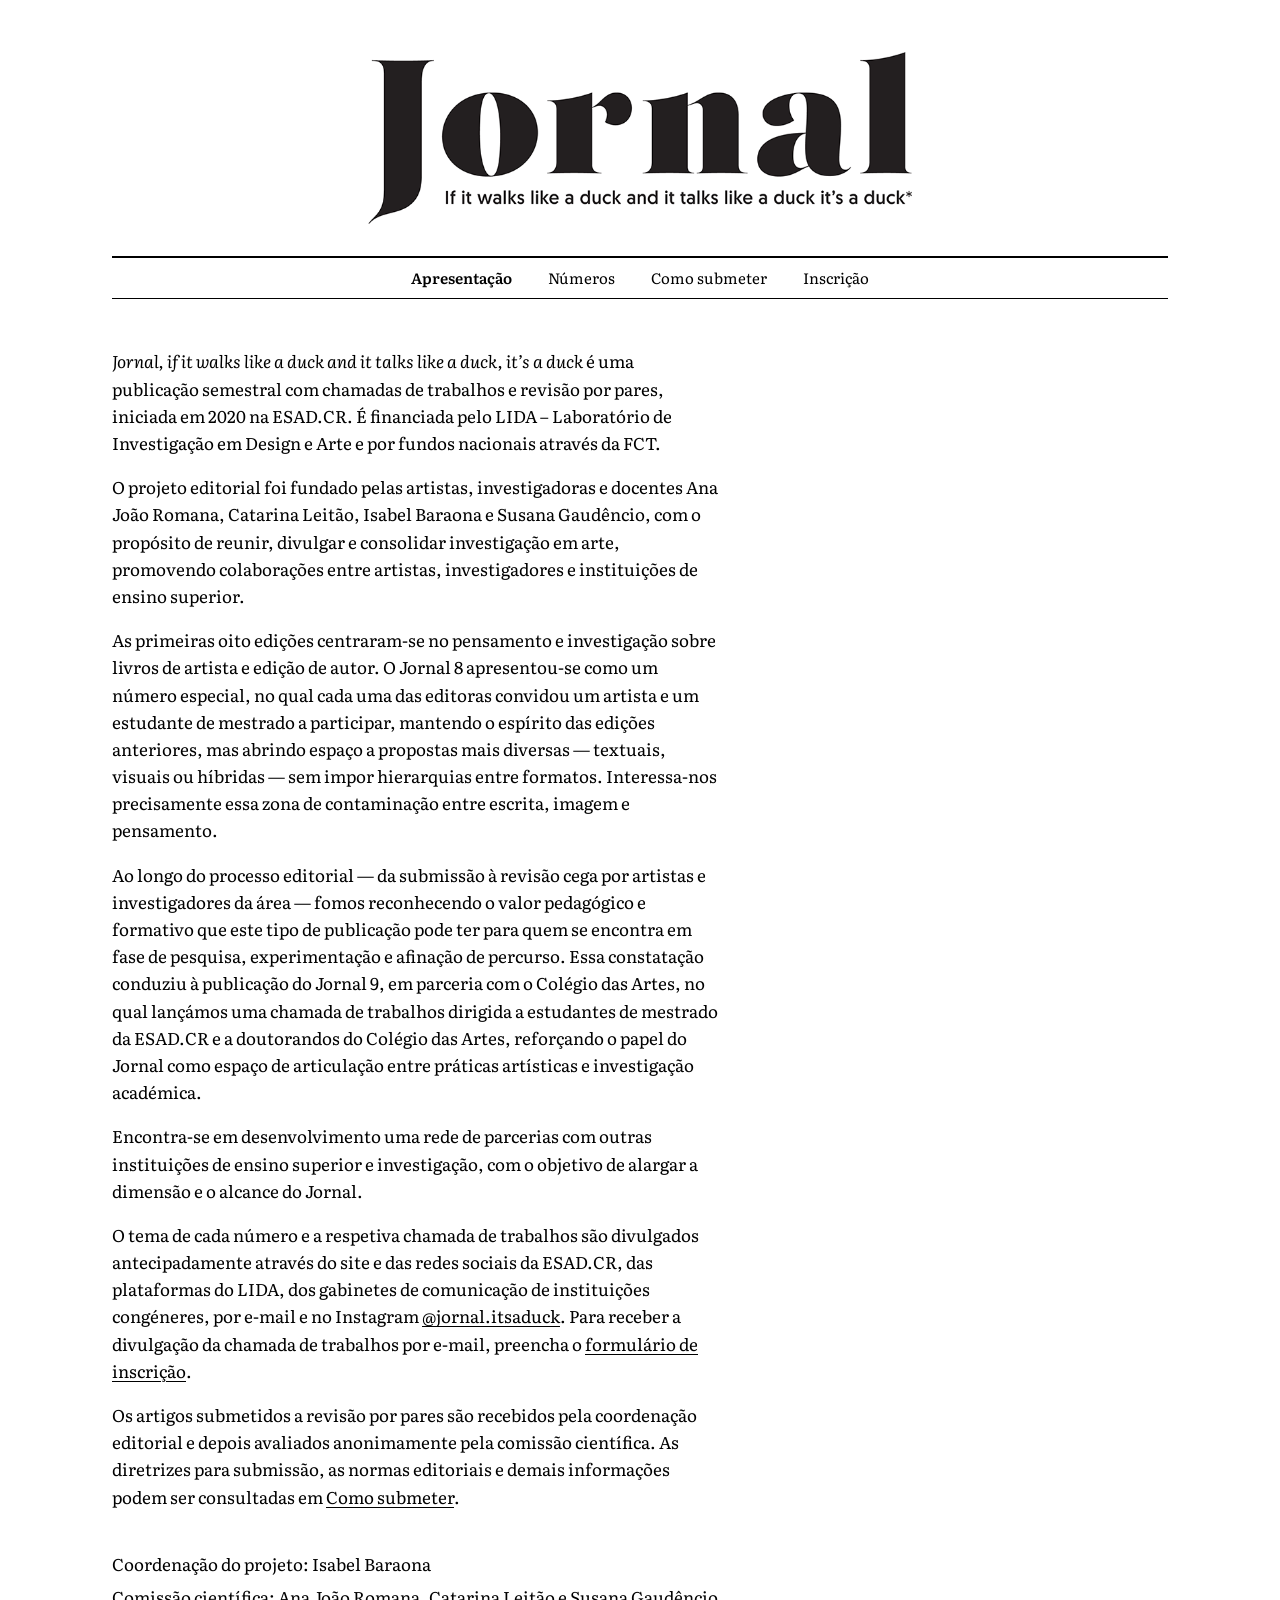
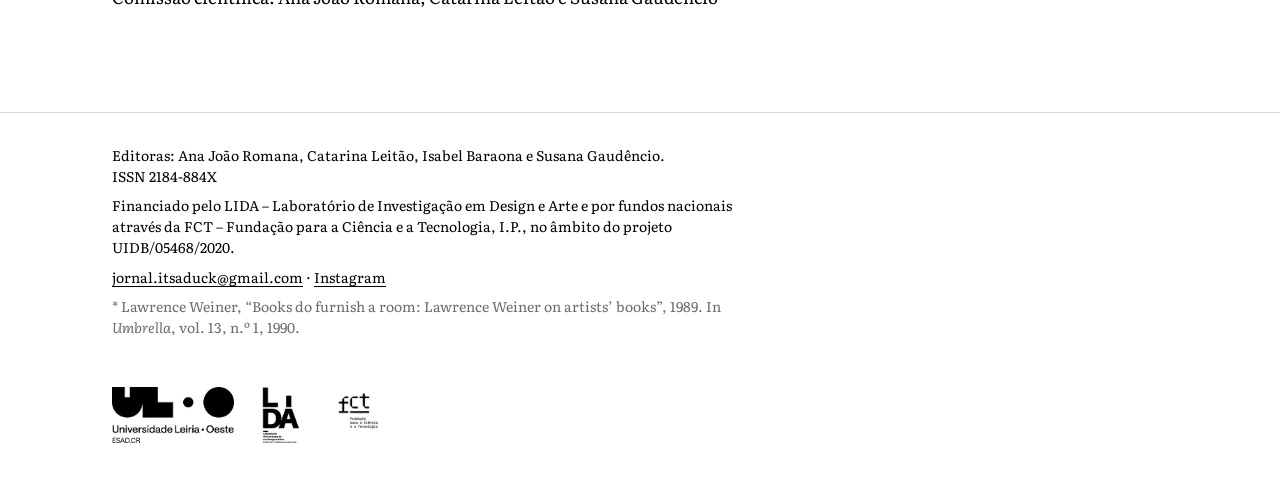
<file: index.html>
<!doctype html>
<html lang="pt-PT">
<head>
<meta charset="utf-8">
<meta name="viewport" content="width=device-width, initial-scale=1">
<title>Jornal, if it walks like a duck and it talks like a duck, it’s a duck</title>
<meta name="description" content="Publicação semestral com chamadas de trabalhos e revisão por pares, iniciada em 2020 na ESAD.CR.">
<link rel="preconnect" href="https://fonts.googleapis.com">
<link rel="preconnect" href="https://fonts.gstatic.com" crossorigin>
<link href="https://fonts.googleapis.com/css2?family=Literata:ital,opsz,wght@0,7..72,300..600;1,7..72,300..400&display=swap" rel="stylesheet">
<link rel="stylesheet" href="css/jornal.css">
</head>
<body>
<header class="topo">
  <h1 class="mastro"><a href="index.html"><img src="img/mastro.png" width="808" height="255" alt="Jornal — if it walks like a duck and it talks like a duck it’s a duck"></a></h1>
  <nav aria-label="Principal"><ul class="menu">
    <li><a href="index.html" aria-current="page">Apresentação</a></li>
    <li><a href="numeros.html">Números</a></li>
    <li><a href="como-submeter.html">Como submeter</a></li>
    <li><a href="inscricao.html">Inscrição</a></li>
  </ul></nav>
</header>
<main class="corpo">
  <p><i>Jornal, if it walks like a duck and it talks like a duck, it’s a duck</i> é uma publicação semestral com chamadas de trabalhos e revisão por pares, iniciada em 2020 na ESAD.CR. É financiada pelo LIDA – Laboratório de Investigação em Design e Arte e por fundos nacionais através da FCT.</p>
  <p>O projeto editorial foi fundado pelas artistas, investigadoras e docentes Ana João Romana, Catarina Leitão, Isabel Baraona e Susana Gaudêncio, com o propósito de reunir, divulgar e consolidar investigação em arte, promovendo colaborações entre artistas, investigadores e instituições de ensino superior.</p>
  <p>As primeiras oito edições centraram-se no pensamento e investigação sobre livros de artista e edição de autor. O Jornal 8 apresentou-se como um número especial, no qual cada uma das editoras convidou um artista e um estudante de mestrado a participar, mantendo o espírito das edições anteriores, mas abrindo espaço a propostas mais diversas — textuais, visuais ou híbridas — sem impor hierarquias entre formatos. Interessa-nos precisamente essa zona de contaminação entre escrita, imagem e pensamento.</p>
  <p>Ao longo do processo editorial — da submissão à revisão cega por artistas e investigadores da área — fomos reconhecendo o valor pedagógico e formativo que este tipo de publicação pode ter para quem se encontra em fase de pesquisa, experimentação e afinação de percurso. Essa constatação conduziu à publicação do Jornal 9, em parceria com o Colégio das Artes, no qual lançámos uma chamada de trabalhos dirigida a estudantes de mestrado da ESAD.CR e a doutorandos do Colégio das Artes, reforçando o papel do Jornal como espaço de articulação entre práticas artísticas e investigação académica.</p>
  <p>Encontra-se em desenvolvimento uma rede de parcerias com outras instituições de ensino superior e investigação, com o objetivo de alargar a dimensão e o alcance do Jornal.</p>
  <p>O tema de cada número e a respetiva chamada de trabalhos são divulgados antecipadamente através do site e das redes sociais da ESAD.CR, das plataformas do LIDA, dos gabinetes de comunicação de instituições congéneres, por e-mail e no Instagram <a href="https://www.instagram.com/jornal.itsaduck">@jornal.itsaduck</a>. Para receber a divulgação da chamada de trabalhos por e-mail, preencha o <a href="inscricao.html">formulário de inscrição</a>.</p>
  <p>Os artigos submetidos a revisão por pares são recebidos pela coordenação editorial e depois avaliados anonimamente pela comissão científica. As diretrizes para submissão, as normas editoriais e demais informações podem ser consultadas em <a href="como-submeter.html">Como submeter</a>.</p>
  <div class="creditos">
    <p>Coordenação do projeto: Isabel Baraona</p>
    <p>Comissão científica: Ana João Romana, Catarina Leitão e Susana Gaudêncio</p>
  </div>
</main>
<footer class="rodape">
  <div class="rodape-dentro">
    <div>
      <p>Editoras: Ana João Romana, Catarina Leitão, Isabel Baraona e Susana Gaudêncio.<br>
      ISSN 2184-884X</p>
      <p>Financiado pelo LIDA – Laboratório de Investigação em Design e Arte e por fundos nacionais através da FCT – Fundação para a Ciência e a Tecnologia, I.P., no âmbito do projeto UIDB/05468/2020.</p>
      <p><a href="mailto:jornal.itsaduck@gmail.com">jornal.itsaduck@gmail.com</a> · <a href="https://www.instagram.com/jornal.itsaduck">Instagram</a></p>
      <p class="nota">* Lawrence Weiner, “Books do furnish a room: Lawrence Weiner on artists’ books”, 1989. In <i>Umbrella</i>, vol. 13, n.º 1, 1990.</p>
    </div>
    <div class="logos">
      <img src="img/logos/esadcr.jpg" alt="ESAD.CR – Escola Superior de Artes e Design das Caldas da Rainha">
      <img src="img/logos/lida.jpg" alt="LIDA – Laboratório de Investigação em Design e Arte">
      <img class="fct" src="img/logos/fct.jpg" alt="FCT – Fundação para a Ciência e a Tecnologia">
    </div>
  </div>
</footer>
</body>
</html>
</file>
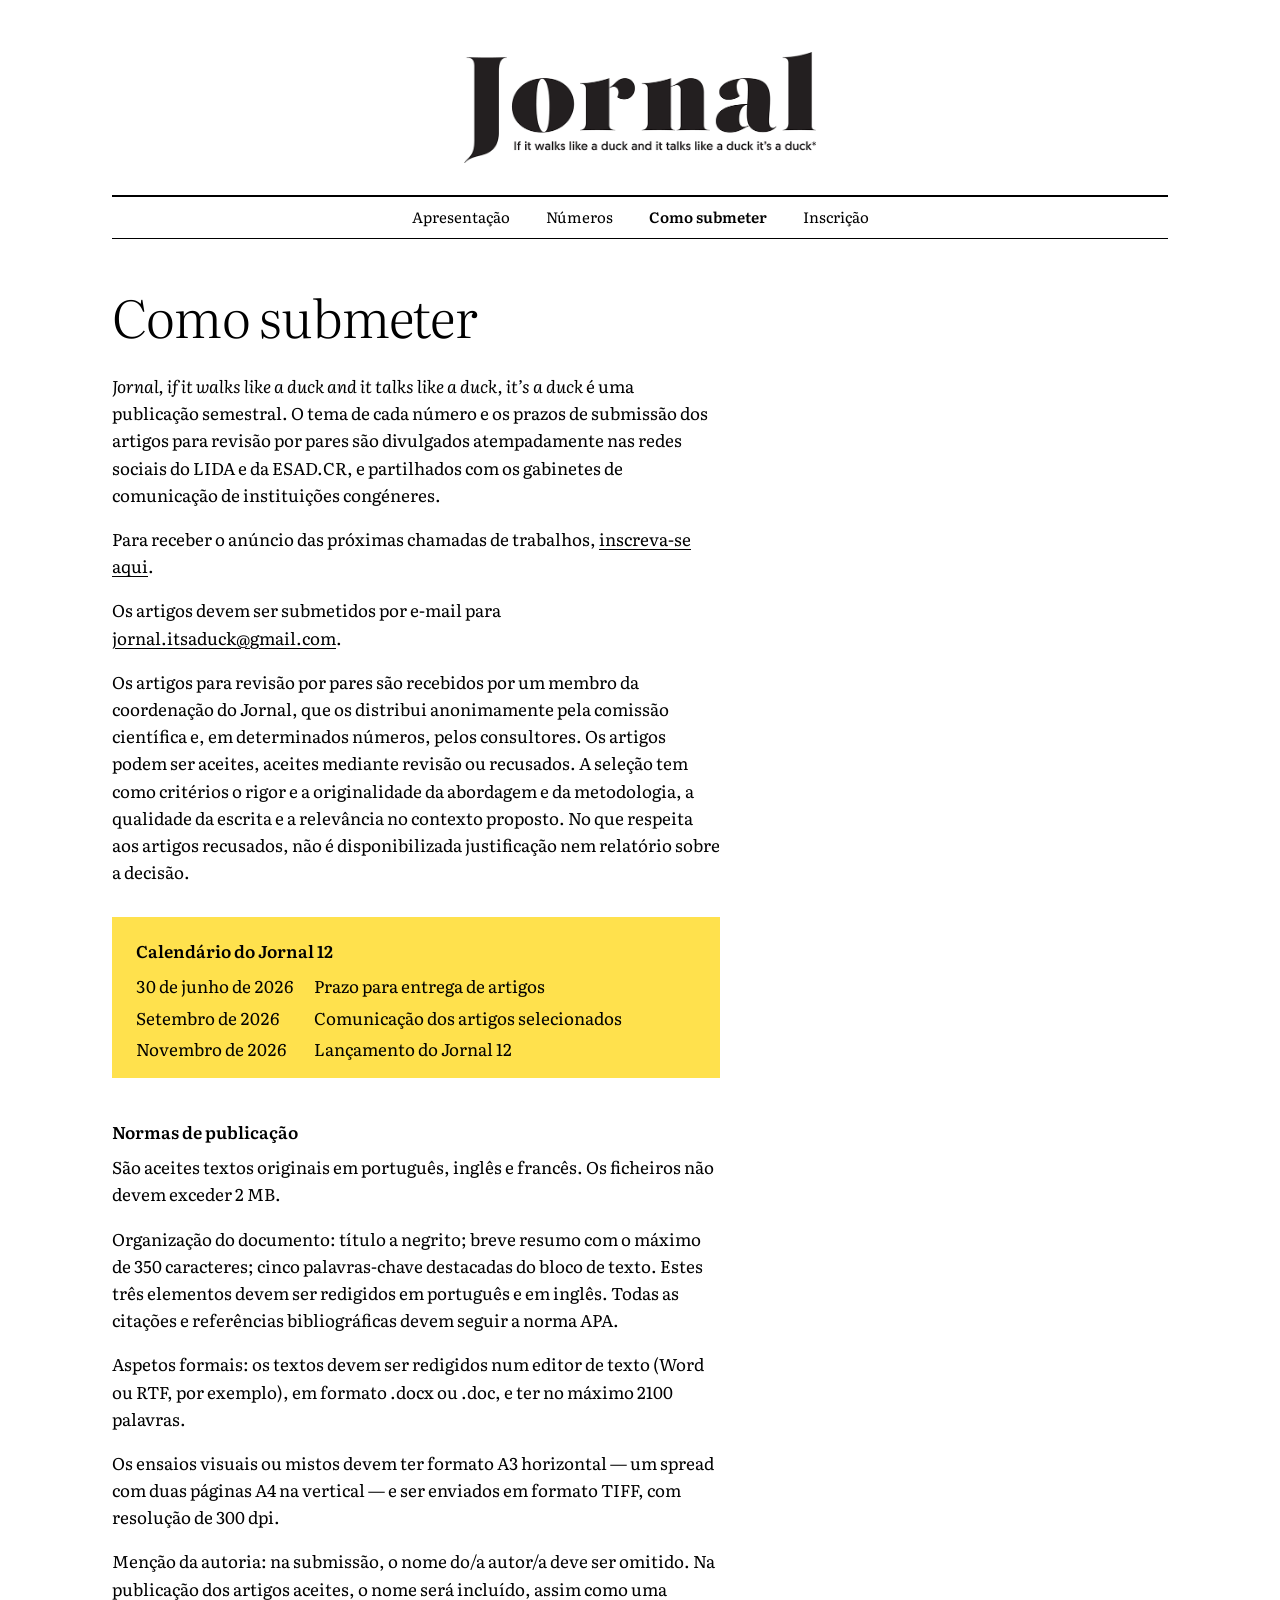
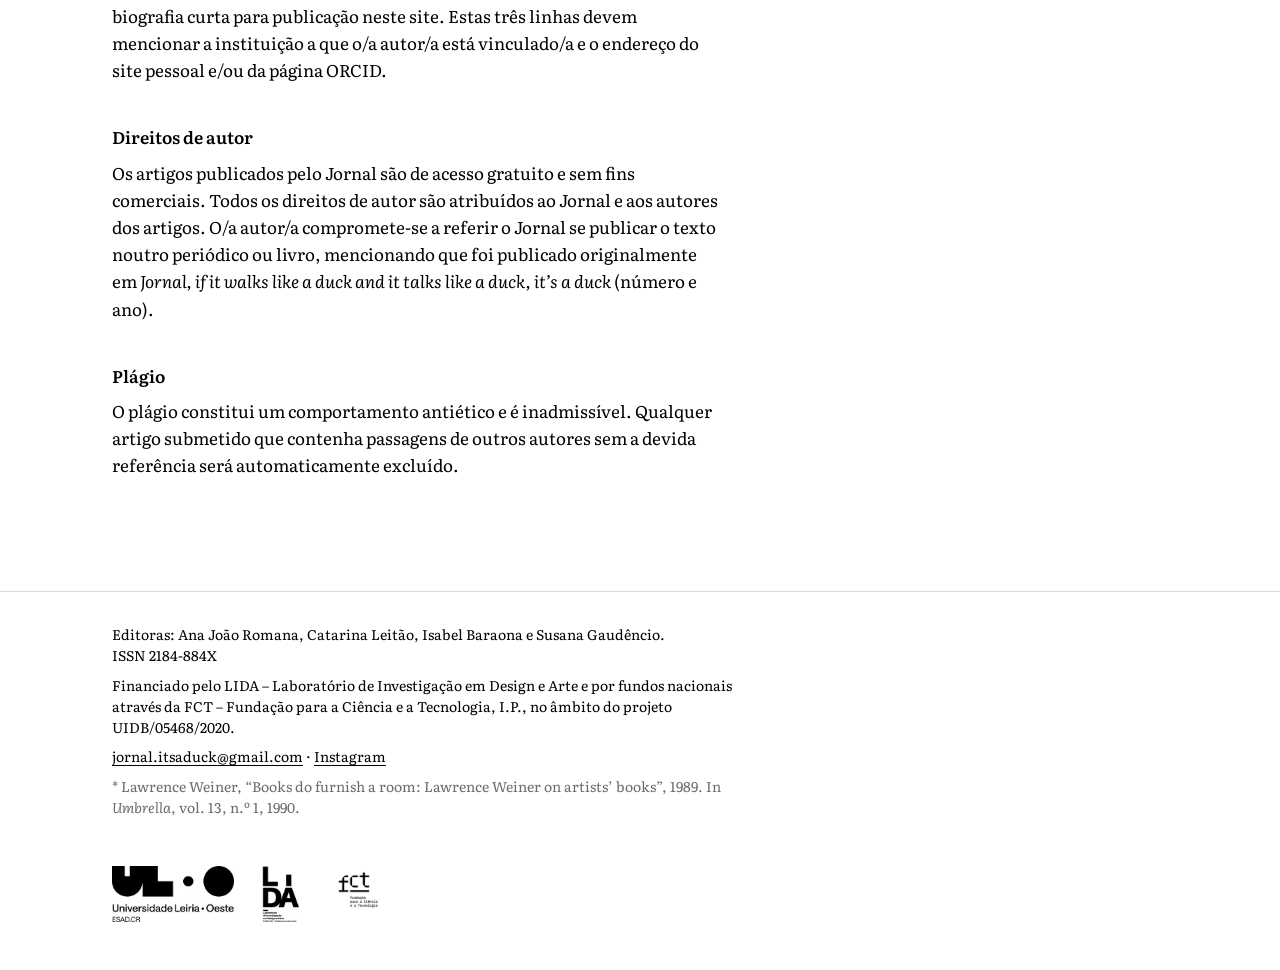
<file: 2022/12/25/como-submeter/index.html>
<!doctype html><meta charset="utf-8"><title>Página mudou de endereço</title><meta http-equiv="refresh" content="0; url=../../../../como-submeter.html"><link rel="canonical" href="../../../../como-submeter.html"><p>Esta página mudou para <a href="../../../../como-submeter.html">aqui</a>.</p>
</file>
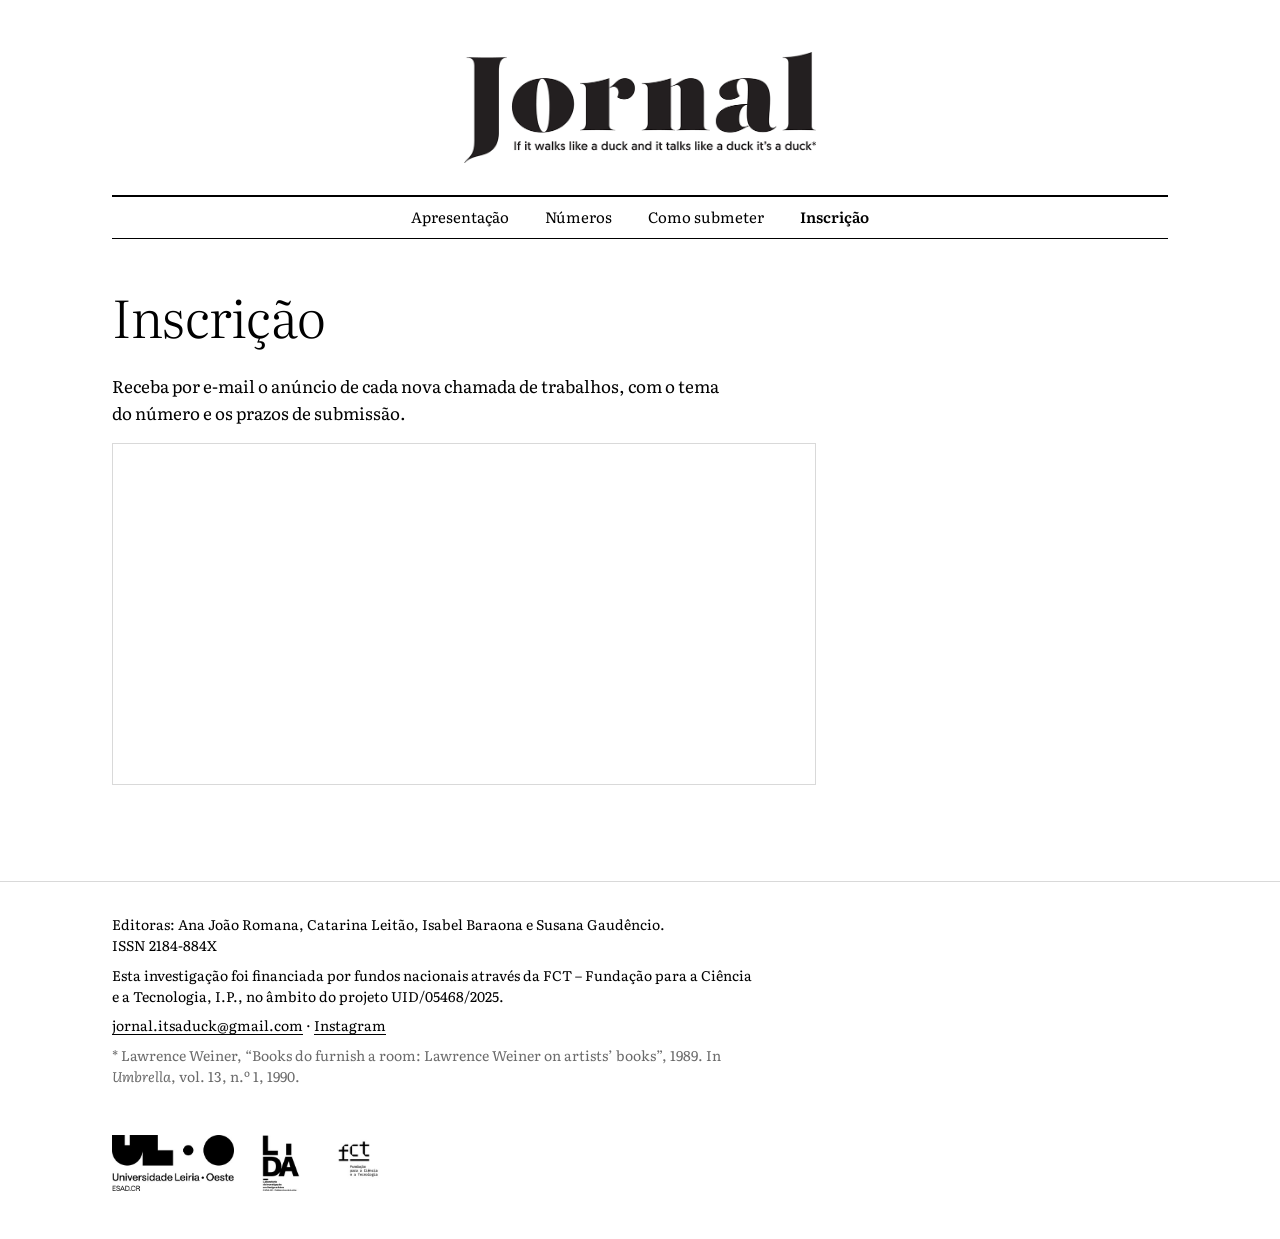
<file: 2025/05/18/receba-as-proximas-chamadas-de-trabalho/index.html>
<!doctype html><meta charset="utf-8"><title>Página mudou de endereço</title><meta http-equiv="refresh" content="0; url=../../../../inscricao.html"><link rel="canonical" href="../../../../inscricao.html"><p>Esta página mudou para <a href="../../../../inscricao.html">aqui</a>.</p>
</file>
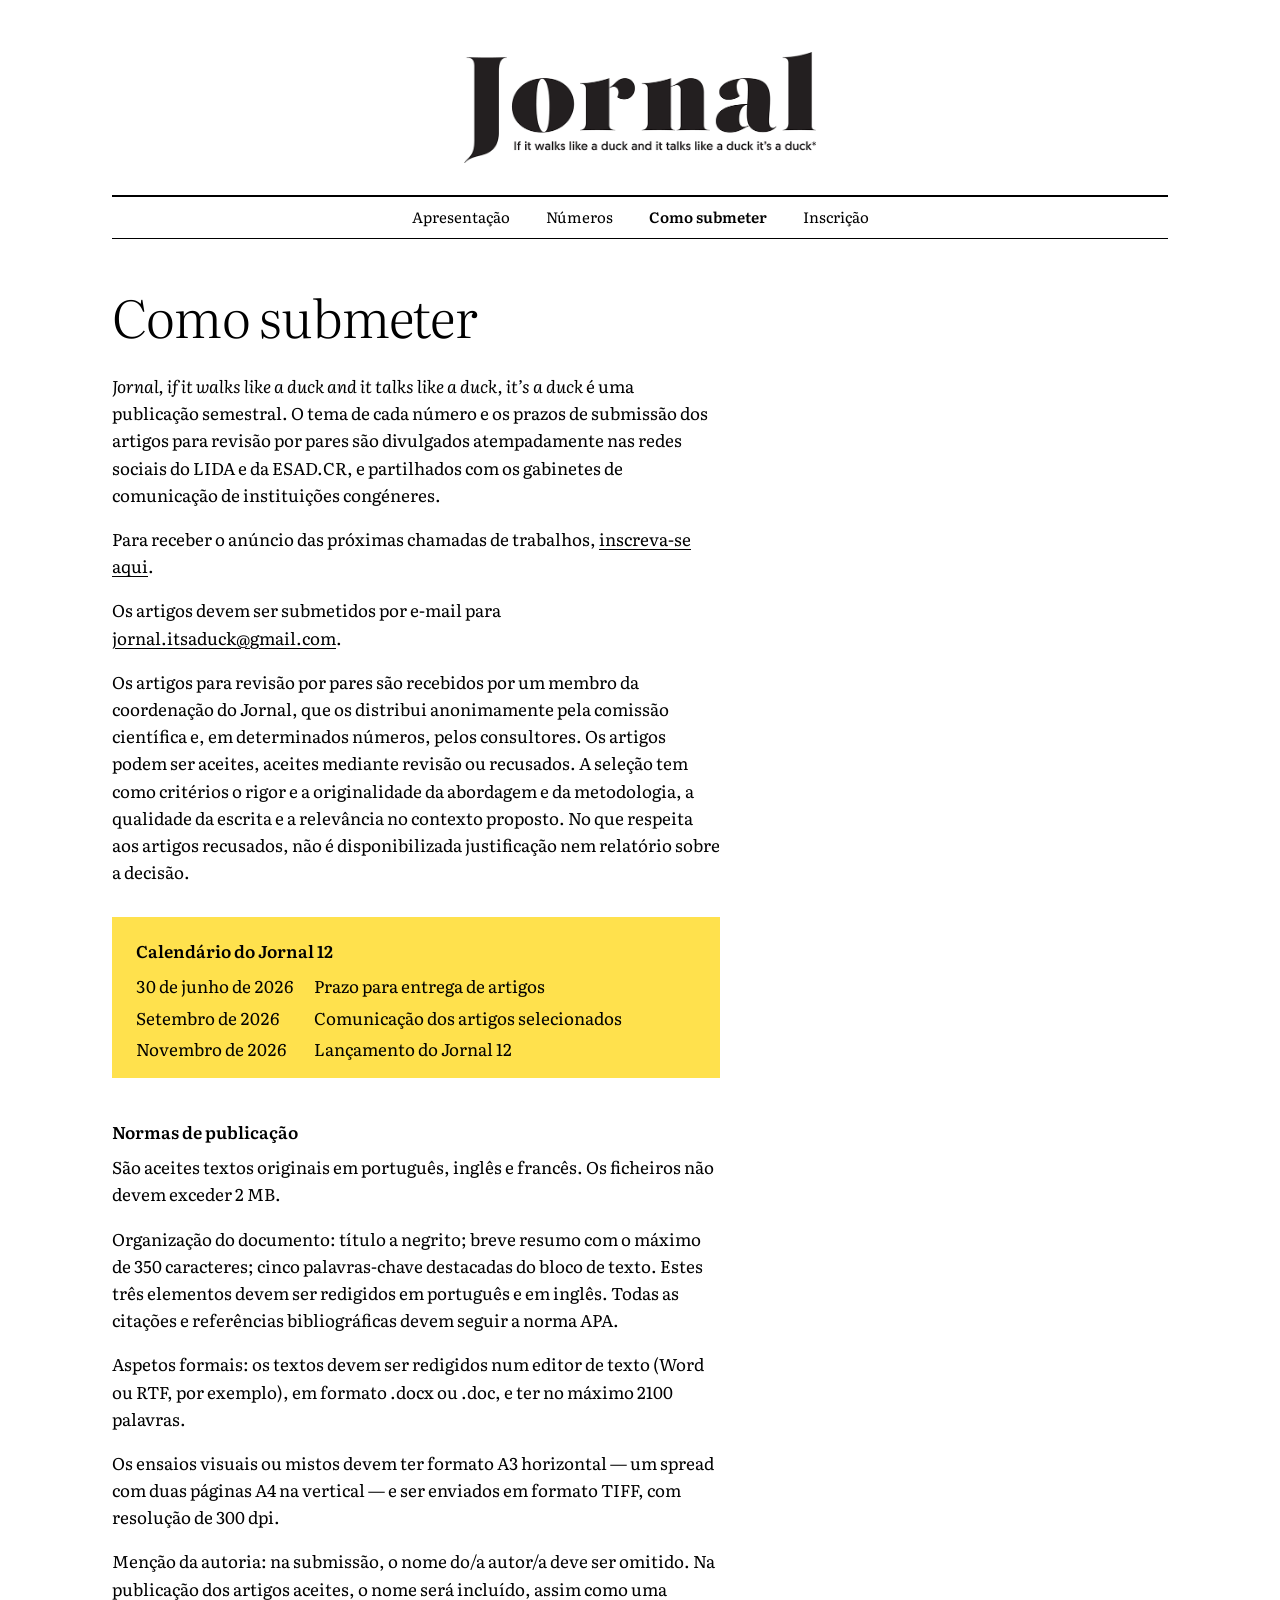
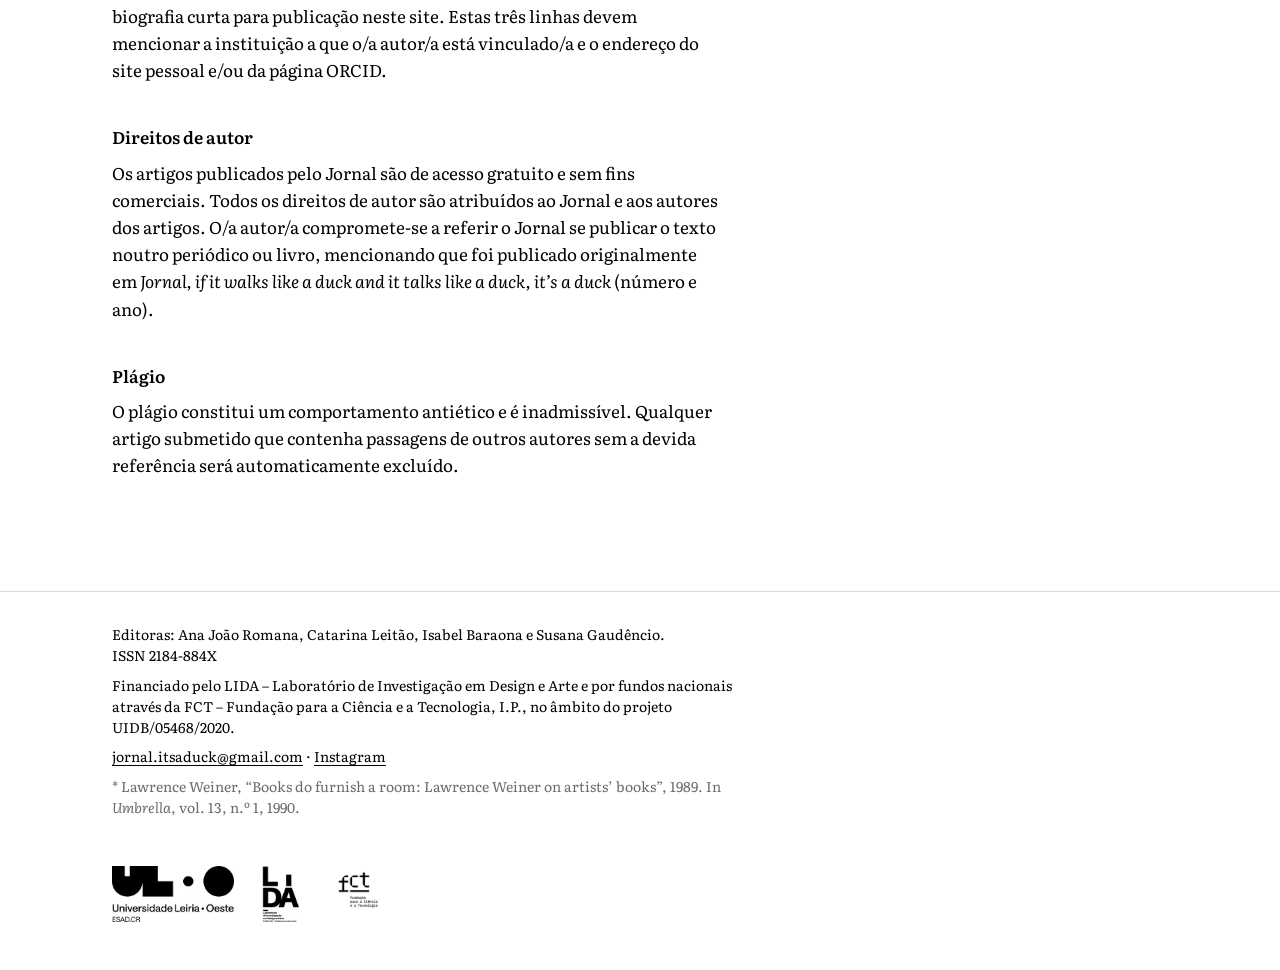
<file: como-submeter.html>
<!doctype html>
<html lang="pt-PT">
<head>
<meta charset="utf-8">
<meta name="viewport" content="width=device-width, initial-scale=1">
<title>Como submeter — Jornal, if it walks like a duck</title>
<meta name="description" content="Normas de publicação, calendário e submissão de artigos.">
<link rel="preconnect" href="https://fonts.googleapis.com">
<link rel="preconnect" href="https://fonts.gstatic.com" crossorigin>
<link href="https://fonts.googleapis.com/css2?family=Literata:ital,opsz,wght@0,7..72,300..600;1,7..72,300..400&display=swap" rel="stylesheet">
<link rel="stylesheet" href="css/jornal.css">
</head>
<body>
<header class="topo topo--interior">
  <p class="mastro"><a href="index.html"><img src="img/mastro.png" width="808" height="255" alt="Jornal — if it walks like a duck and it talks like a duck it’s a duck"></a></p>
  <nav aria-label="Principal"><ul class="menu">
    <li><a href="index.html">Apresentação</a></li>
    <li><a href="numeros.html">Números</a></li>
    <li><a href="como-submeter.html" aria-current="page">Como submeter</a></li>
    <li><a href="inscricao.html">Inscrição</a></li>
  </ul></nav>
</header>
<main class="corpo">
  <h1>Como submeter</h1>
  <p><i>Jornal, if it walks like a duck and it talks like a duck, it’s a duck</i> é uma publicação semestral. O tema de cada número e os prazos de submissão dos artigos para revisão por pares são divulgados atempadamente nas redes sociais do LIDA e da ESAD.CR, e partilhados com os gabinetes de comunicação de instituições congéneres.</p>
  <p>Para receber o anúncio das próximas chamadas de trabalhos, <a href="inscricao.html">inscreva-se aqui</a>.</p>
  <p>Os artigos devem ser submetidos por e-mail para <a href="mailto:jornal.itsaduck@gmail.com">jornal.itsaduck@gmail.com</a>.</p>
  <p>Os artigos para revisão por pares são recebidos por um membro da coordenação do Jornal, que os distribui anonimamente pela comissão científica e, em determinados números, pelos consultores. Os artigos podem ser aceites, aceites mediante revisão ou recusados. A seleção tem como critérios o rigor e a originalidade da abordagem e da metodologia, a qualidade da escrita e a relevância no contexto proposto. No que respeita aos artigos recusados, não é disponibilizada justificação nem relatório sobre a decisão.</p>

  <section class="chamada" aria-labelledby="cal">
    <h2 id="cal">Calendário do Jornal 12</h2>
    <dl>
      <dt>30 de junho de 2026</dt><dd>Prazo para entrega de artigos</dd>
      <dt>Setembro de 2026</dt><dd>Comunicação dos artigos selecionados</dd>
      <dt>Novembro de 2026</dt><dd>Lançamento do Jornal 12</dd>
    </dl>
  </section>

  <h2>Normas de publicação</h2>
  <p>São aceites textos originais em português, inglês e francês. Os ficheiros não devem exceder 2 MB.</p>
  <p>Organização do documento: título a negrito; breve resumo com o máximo de 350 caracteres; cinco palavras-chave destacadas do bloco de texto. Estes três elementos devem ser redigidos em português e em inglês. Todas as citações e referências bibliográficas devem seguir a norma APA.</p>
  <p>Aspetos formais: os textos devem ser redigidos num editor de texto (Word ou RTF, por exemplo), em formato .docx ou .doc, e ter no máximo 2100 palavras.</p>
  <p>Os ensaios visuais ou mistos devem ter formato A3 horizontal — um spread com duas páginas A4 na vertical — e ser enviados em formato TIFF, com resolução de 300 dpi.</p>
  <p>Menção da autoria: na submissão, o nome do/a autor/a deve ser omitido. Na publicação dos artigos aceites, o nome será incluído, assim como uma biografia curta para publicação neste site. Estas três linhas devem mencionar a instituição a que o/a autor/a está vinculado/a e o endereço do site pessoal e/ou da página ORCID.</p>

  <h2>Direitos de autor</h2>
  <p>Os artigos publicados pelo Jornal são de acesso gratuito e sem fins comerciais. Todos os direitos de autor são atribuídos ao Jornal e aos autores dos artigos. O/a autor/a compromete-se a referir o Jornal se publicar o texto noutro periódico ou livro, mencionando que foi publicado originalmente em <i>Jornal, if it walks like a duck and it talks like a duck, it’s a duck</i> (número e ano).</p>

  <h2>Plágio</h2>
  <p>O plágio constitui um comportamento antiético e é inadmissível. Qualquer artigo submetido que contenha passagens de outros autores sem a devida referência será automaticamente excluído.</p>
</main>
<footer class="rodape">
  <div class="rodape-dentro">
    <div>
      <p>Editoras: Ana João Romana, Catarina Leitão, Isabel Baraona e Susana Gaudêncio.<br>
      ISSN 2184-884X</p>
      <p>Financiado pelo LIDA – Laboratório de Investigação em Design e Arte e por fundos nacionais através da FCT – Fundação para a Ciência e a Tecnologia, I.P., no âmbito do projeto UIDB/05468/2020.</p>
      <p><a href="mailto:jornal.itsaduck@gmail.com">jornal.itsaduck@gmail.com</a> · <a href="https://www.instagram.com/jornal.itsaduck">Instagram</a></p>
      <p class="nota">* Lawrence Weiner, “Books do furnish a room: Lawrence Weiner on artists’ books”, 1989. In <i>Umbrella</i>, vol. 13, n.º 1, 1990.</p>
    </div>
    <div class="logos">
      <img src="img/logos/esadcr.jpg" alt="ESAD.CR – Escola Superior de Artes e Design das Caldas da Rainha">
      <img src="img/logos/lida.jpg" alt="LIDA – Laboratório de Investigação em Design e Arte">
      <img class="fct" src="img/logos/fct.jpg" alt="FCT – Fundação para a Ciência e a Tecnologia">
    </div>
  </div>
</footer>
</body>
</html>
</file>
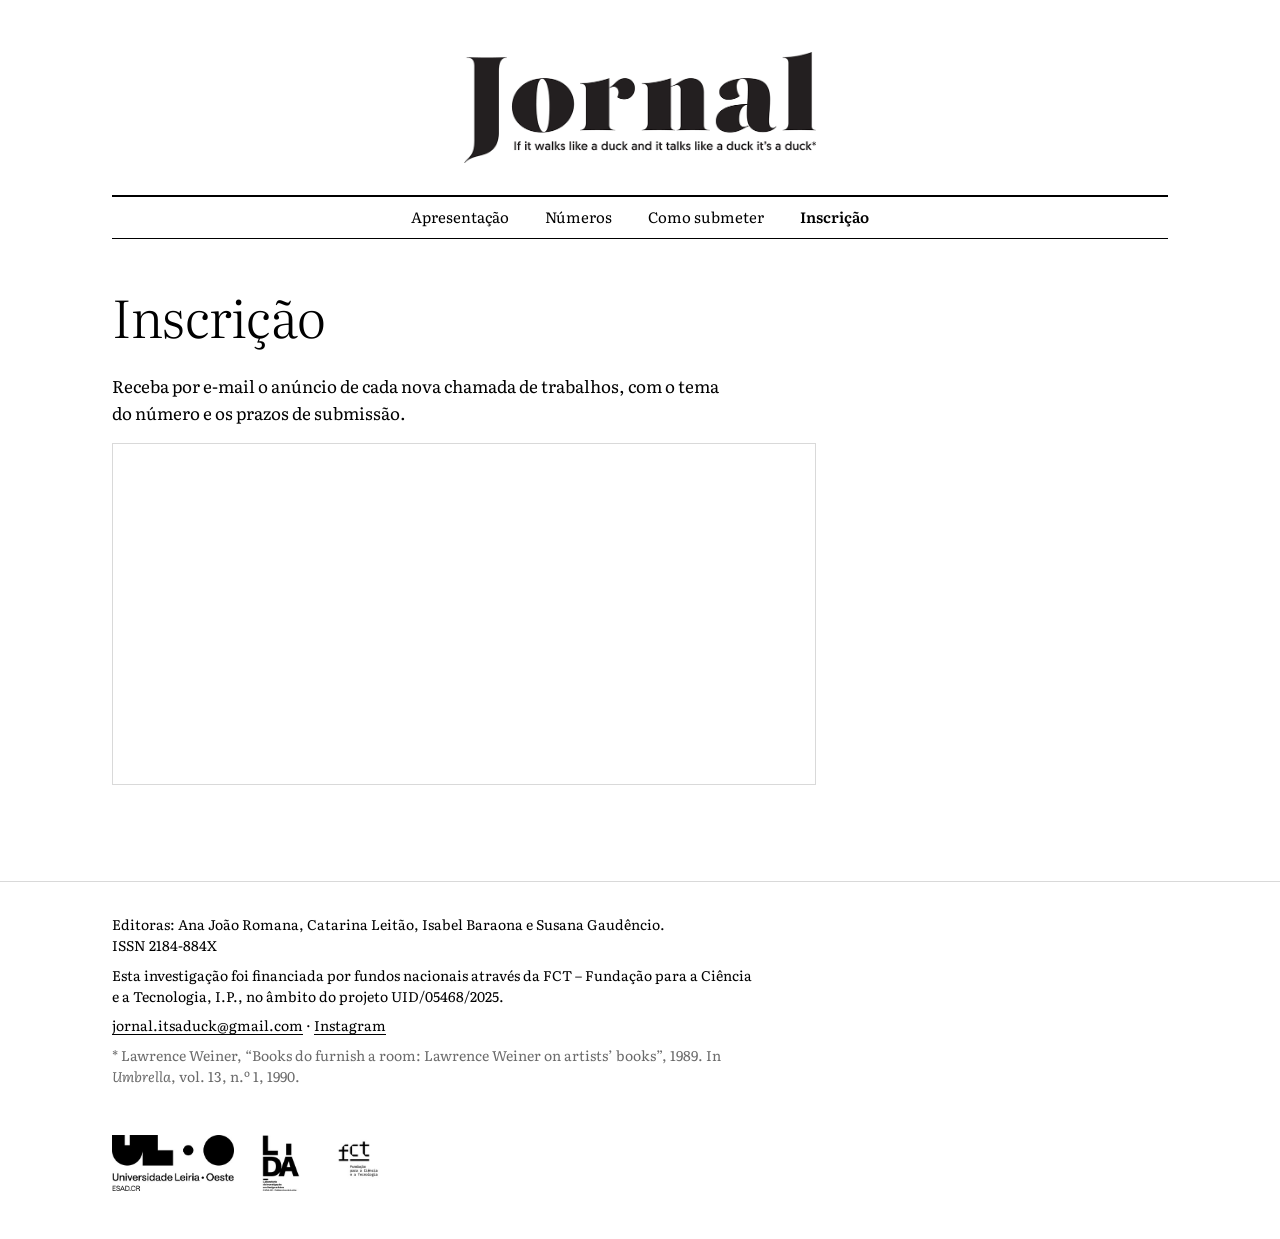
<file: inscricao.html>
<!doctype html>
<html lang="pt-PT">
<head>
<meta charset="utf-8">
<meta name="viewport" content="width=device-width, initial-scale=1">
<title>Inscrição — Jornal, if it walks like a duck</title>
<meta name="description" content="Inscreva-se para receber as próximas chamadas de trabalhos.">
<link rel="preconnect" href="https://fonts.googleapis.com">
<link rel="preconnect" href="https://fonts.gstatic.com" crossorigin>
<link href="https://fonts.googleapis.com/css2?family=Literata:ital,opsz,wght@0,7..72,300..600;1,7..72,300..400&display=swap" rel="stylesheet">
<link rel="stylesheet" href="css/jornal.css">
</head>
<body>
<header class="topo topo--interior">
  <p class="mastro"><a href="index.html"><img src="img/mastro.png" width="808" height="255" alt="Jornal — if it walks like a duck and it talks like a duck it’s a duck"></a></p>
  <nav aria-label="Principal"><ul class="menu">
    <li><a href="index.html">Apresentação</a></li>
    <li><a href="numeros.html">Números</a></li>
    <li><a href="como-submeter.html">Como submeter</a></li>
    <li><a href="inscricao.html" aria-current="page">Inscrição</a></li>
  </ul></nav>
</header>
<main class="corpo">
  <h1>Inscrição</h1>
  <p>Receba por e-mail o anúncio de cada nova chamada de trabalhos, com o tema do número e os prazos de submissão.</p>
  <div class="formulario">
    <iframe src="https://68f38518.sibforms.com/v2/serve/[base64]" title="Formulário de inscrição nas chamadas de trabalhos" loading="lazy" scrolling="auto" allowfullscreen>A carregar…</iframe>
  </div>
</main>
<footer class="rodape">
  <div class="rodape-dentro">
    <div>
      <p>Editoras: Ana João Romana, Catarina Leitão, Isabel Baraona e Susana Gaudêncio.<br>
      ISSN 2184-884X</p>
      <p>Esta investigação foi financiada por fundos nacionais através da FCT – Fundação para a Ciência e a Tecnologia, I.P., no âmbito do projeto UID/05468/2025.</p>
      <p><a href="mailto:jornal.itsaduck@gmail.com">jornal.itsaduck@gmail.com</a> · <a href="https://www.instagram.com/jornal.itsaduck">Instagram</a></p>
      <p class="nota">* Lawrence Weiner, “Books do furnish a room: Lawrence Weiner on artists’ books”, 1989. In <i>Umbrella</i>, vol. 13, n.º 1, 1990.</p>
    </div>
    <div class="logos">
      <img src="img/logos/esadcr.jpg" alt="ESAD.CR – Escola Superior de Artes e Design das Caldas da Rainha">
      <img src="img/logos/lida.jpg" alt="LIDA – Laboratório de Investigação em Design e Arte">
      <img class="fct" src="img/logos/fct.jpg" alt="FCT – Fundação para a Ciência e a Tecnologia">
    </div>
  </div>
</footer>
</body>
</html>
</file>
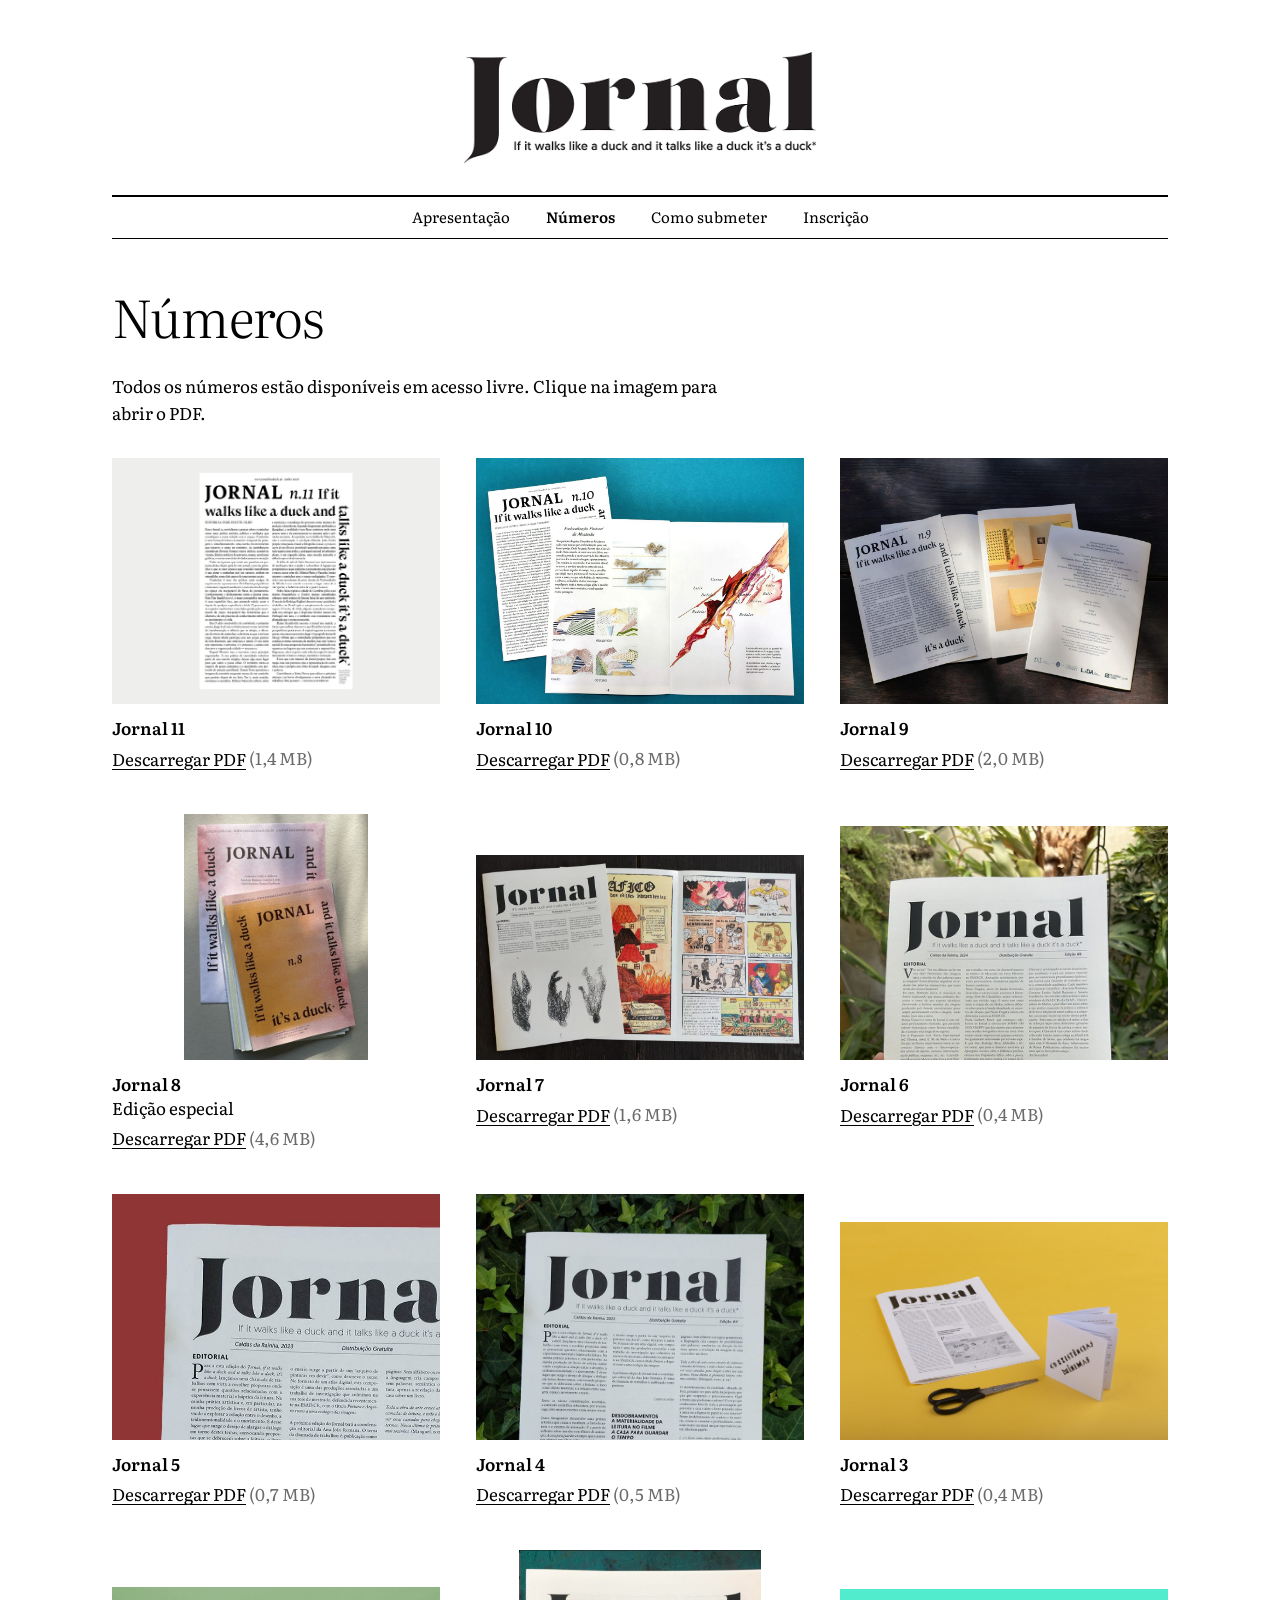
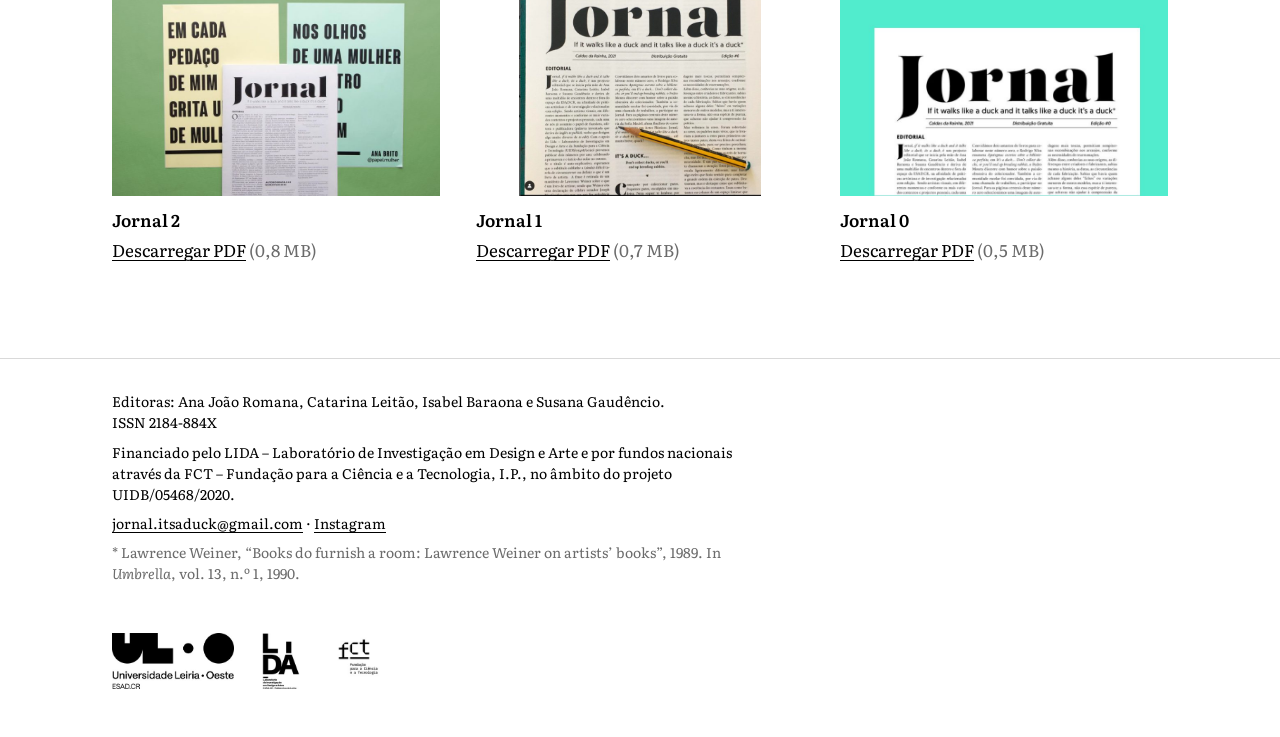
<file: numeros.html>
<!doctype html>
<html lang="pt-PT">
<head>
<meta charset="utf-8">
<meta name="viewport" content="width=device-width, initial-scale=1">
<title>Números — Jornal, if it walks like a duck</title>
<meta name="description" content="Arquivo de todos os números do Jornal, em PDF.">
<link rel="preconnect" href="https://fonts.googleapis.com">
<link rel="preconnect" href="https://fonts.gstatic.com" crossorigin>
<link href="https://fonts.googleapis.com/css2?family=Literata:ital,opsz,wght@0,7..72,300..600;1,7..72,300..400&display=swap" rel="stylesheet">
<link rel="stylesheet" href="css/jornal.css">
</head>
<body>
<header class="topo topo--interior">
  <p class="mastro"><a href="index.html"><img src="img/mastro.png" width="808" height="255" alt="Jornal — if it walks like a duck and it talks like a duck it’s a duck"></a></p>
  <nav aria-label="Principal"><ul class="menu">
    <li><a href="index.html">Apresentação</a></li>
    <li><a href="numeros.html" aria-current="page">Números</a></li>
    <li><a href="como-submeter.html">Como submeter</a></li>
    <li><a href="inscricao.html">Inscrição</a></li>
  </ul></nav>
</header>
<main class="corpo">
  <h1>Números</h1>
  <p>Todos os números estão disponíveis em acesso livre. Clique na imagem para abrir o PDF.</p>
  <ul class="numeros">
    <!-- NOVO NÚMERO: copiar este bloco para o topo da lista e trocar N, o tema e o peso.
         Fotografia em img/capas/jornal-N.jpg (1400 px de largura), PDF em pdf/jornal-N.pdf.
    <li class="numero">
      <figure>
        <a class="capa" href="pdf/jornal-N.pdf"><img src="img/capas/jornal-N.jpg" alt="Jornal N" loading="lazy" width="1400" height="1050"></a>
        <figcaption>
        <span class="titulo">Jornal N</span>
        <span class="tema">Tema</span>
        <a class="pdf" href="pdf/jornal-N.pdf" download>Descarregar PDF</a> <span class="peso">(0,0 MB)</span>
        </figcaption>
      </figure>
    </li>
    -->
    <li class="numero">
      <figure>
        <a class="capa" href="pdf/jornal-11.pdf"><img src="img/capas/jornal-11.jpg" alt="Jornal 11" loading="lazy" width="1400" height="1050"></a>
        <figcaption>
        <span class="titulo">Jornal 11</span>
        <a class="pdf" href="pdf/jornal-11.pdf" download>Descarregar PDF</a> <span class="peso">(1,4 MB)</span>
        </figcaption>
      </figure>
    </li>
    <li class="numero">
      <figure>
        <a class="capa" href="pdf/jornal-10.pdf"><img src="img/capas/jornal-10.jpg" alt="Jornal 10" loading="lazy" width="1400" height="1050"></a>
        <figcaption>
        <span class="titulo">Jornal 10</span>
        <a class="pdf" href="pdf/jornal-10.pdf" download>Descarregar PDF</a> <span class="peso">(0,8 MB)</span>
        </figcaption>
      </figure>
    </li>
    <li class="numero">
      <figure>
        <a class="capa" href="pdf/jornal-9.pdf"><img src="img/capas/jornal-9.jpg" alt="Jornal 9" loading="lazy" width="1400" height="1050"></a>
        <figcaption>
        <span class="titulo">Jornal 9</span>
        <a class="pdf" href="pdf/jornal-9.pdf" download>Descarregar PDF</a> <span class="peso">(2,0 MB)</span>
        </figcaption>
      </figure>
    </li>
    <li class="numero">
      <figure>
        <a class="capa" href="pdf/jornal-8.pdf"><img src="img/capas/jornal-8.jpg" alt="Jornal 8" loading="lazy" width="1400" height="1050"></a>
        <figcaption>
        <span class="titulo">Jornal 8</span>
        <span class="tema">Edição especial</span>
        <a class="pdf" href="pdf/jornal-8.pdf" download>Descarregar PDF</a> <span class="peso">(4,6 MB)</span>
        </figcaption>
      </figure>
    </li>
    <li class="numero">
      <figure>
        <a class="capa" href="pdf/jornal-7.pdf"><img src="img/capas/jornal-7.jpg" alt="Jornal 7" loading="lazy" width="1400" height="1050"></a>
        <figcaption>
        <span class="titulo">Jornal 7</span>
        <a class="pdf" href="pdf/jornal-7.pdf" download>Descarregar PDF</a> <span class="peso">(1,6 MB)</span>
        </figcaption>
      </figure>
    </li>
    <li class="numero">
      <figure>
        <a class="capa" href="pdf/jornal-6.pdf"><img src="img/capas/jornal-6.jpg" alt="Jornal 6" loading="lazy" width="1400" height="1050"></a>
        <figcaption>
        <span class="titulo">Jornal 6</span>
        <a class="pdf" href="pdf/jornal-6.pdf" download>Descarregar PDF</a> <span class="peso">(0,4 MB)</span>
        </figcaption>
      </figure>
    </li>
    <li class="numero">
      <figure>
        <a class="capa" href="pdf/jornal-5.pdf"><img src="img/capas/jornal-5.jpg" alt="Jornal 5" loading="lazy" width="1400" height="1050"></a>
        <figcaption>
        <span class="titulo">Jornal 5</span>
        <a class="pdf" href="pdf/jornal-5.pdf" download>Descarregar PDF</a> <span class="peso">(0,7 MB)</span>
        </figcaption>
      </figure>
    </li>
    <li class="numero">
      <figure>
        <a class="capa" href="pdf/jornal-4.pdf"><img src="img/capas/jornal-4.jpg" alt="Jornal 4" loading="lazy" width="1400" height="1050"></a>
        <figcaption>
        <span class="titulo">Jornal 4</span>
        <a class="pdf" href="pdf/jornal-4.pdf" download>Descarregar PDF</a> <span class="peso">(0,5 MB)</span>
        </figcaption>
      </figure>
    </li>
    <li class="numero">
      <figure>
        <a class="capa" href="pdf/jornal-3.pdf"><img src="img/capas/jornal-3.jpg" alt="Jornal 3" loading="lazy" width="1400" height="1050"></a>
        <figcaption>
        <span class="titulo">Jornal 3</span>
        <a class="pdf" href="pdf/jornal-3.pdf" download>Descarregar PDF</a> <span class="peso">(0,4 MB)</span>
        </figcaption>
      </figure>
    </li>
    <li class="numero">
      <figure>
        <a class="capa" href="pdf/jornal-2.pdf"><img src="img/capas/jornal-2.jpg" alt="Jornal 2" loading="lazy" width="1400" height="1050"></a>
        <figcaption>
        <span class="titulo">Jornal 2</span>
        <a class="pdf" href="pdf/jornal-2.pdf" download>Descarregar PDF</a> <span class="peso">(0,8 MB)</span>
        </figcaption>
      </figure>
    </li>
    <li class="numero">
      <figure>
        <a class="capa" href="pdf/jornal-1.pdf"><img src="img/capas/jornal-1.jpg" alt="Jornal 1" loading="lazy" width="1400" height="1050"></a>
        <figcaption>
        <span class="titulo">Jornal 1</span>
        <a class="pdf" href="pdf/jornal-1.pdf" download>Descarregar PDF</a> <span class="peso">(0,7 MB)</span>
        </figcaption>
      </figure>
    </li>
    <li class="numero">
      <figure>
        <a class="capa" href="pdf/jornal-0.pdf"><img src="img/capas/jornal-0.jpg" alt="Jornal 0" loading="lazy" width="1400" height="1050"></a>
        <figcaption>
        <span class="titulo">Jornal 0</span>
        <a class="pdf" href="pdf/jornal-0.pdf" download>Descarregar PDF</a> <span class="peso">(0,5 MB)</span>
        </figcaption>
      </figure>
    </li>
  </ul>
</main>
<footer class="rodape">
  <div class="rodape-dentro">
    <div>
      <p>Editoras: Ana João Romana, Catarina Leitão, Isabel Baraona e Susana Gaudêncio.<br>
      ISSN 2184-884X</p>
      <p>Financiado pelo LIDA – Laboratório de Investigação em Design e Arte e por fundos nacionais através da FCT – Fundação para a Ciência e a Tecnologia, I.P., no âmbito do projeto UIDB/05468/2020.</p>
      <p><a href="mailto:jornal.itsaduck@gmail.com">jornal.itsaduck@gmail.com</a> · <a href="https://www.instagram.com/jornal.itsaduck">Instagram</a></p>
      <p class="nota">* Lawrence Weiner, “Books do furnish a room: Lawrence Weiner on artists’ books”, 1989. In <i>Umbrella</i>, vol. 13, n.º 1, 1990.</p>
    </div>
    <div class="logos">
      <img src="img/logos/esadcr.jpg" alt="ESAD.CR – Escola Superior de Artes e Design das Caldas da Rainha">
      <img src="img/logos/lida.jpg" alt="LIDA – Laboratório de Investigação em Design e Arte">
      <img class="fct" src="img/logos/fct.jpg" alt="FCT – Fundação para a Ciência e a Tecnologia">
    </div>
  </div>
</footer>
</body>
</html>
</file>
<file: css/jornal.css>
/* Jornal — if it walks like a duck and it talks like a duck, it's a duck
   Folha de estilos única. Sem dependências além da Literata (Google Fonts). */

:root {
  --papel: #ffffff;
  --tinta: #000000;
  --cinza: #6b6b6b;
  --linha: #d9d9d9;
  --destaque: #ffe14d;   /* só para a chamada de trabalhos em curso */
  --texto: 38rem;        /* medida de leitura */
  --largo: 72rem;
  --margem: clamp(1.25rem, 4vw, 3rem);
}

*, *::before, *::after { box-sizing: border-box; }

html {
  font-family: "Literata", Georgia, "Times New Roman", serif;
  font-size: 100%;
  font-optical-sizing: auto;
  color: var(--tinta);
  background: var(--papel);
  -webkit-text-size-adjust: 100%;
}

body {
  margin: 0;
  font-size: 1.0625rem;
  line-height: 1.6;
}

img { max-width: 100%; height: auto; display: block; }

a { color: inherit; text-underline-offset: 0.18em; text-decoration-thickness: 1px; }
a:hover { text-decoration-thickness: 2px; }
:focus-visible { outline: 2px solid var(--tinta); outline-offset: 3px; }

/* ---------- Cabeçalho ---------- */

.topo {
  max-width: var(--largo);
  margin: 0 auto;
  padding: clamp(1.75rem, 5vw, 3.25rem) var(--margem) 0;
}

.mastro { margin: 0 0 clamp(1.25rem, 3vw, 2rem); text-align: center; font-size: inherit; font-weight: inherit; }
.mastro img { width: min(100%, 34rem); margin: 0 auto; }
.topo--interior .mastro img { width: min(100%, 22rem); }

/* Barra do menu: filete grosso em cima, fino em baixo, como no impresso */
.menu {
  display: flex;
  flex-wrap: wrap;
  justify-content: center;
  gap: 0.35rem 2.25rem;
  margin: 0;
  padding: 0.5rem 0 0.55rem;
  list-style: none;
  border-top: 2px solid var(--tinta);
  border-bottom: 1px solid var(--tinta);
  font-size: 0.9375rem;
}
.menu a { text-decoration: none; }
.menu a:hover { text-decoration: underline; }
.menu a[aria-current="page"] { font-weight: 600; }

/* ---------- Conteúdo corrido ---------- */

main { display: block; }

.corpo {
  max-width: var(--largo);
  margin: 0 auto;
  padding: clamp(2rem, 4vw, 3rem) var(--margem) 4rem;
}

.corpo > * { max-width: var(--texto); }

.corpo h1 {
  font-weight: 300;
  font-size: clamp(2rem, 4.5vw, 3.25rem);
  line-height: 1.1;
  letter-spacing: -0.015em;
  margin: 0 0 1.75rem;
}

.corpo h2 {
  font-weight: 600;
  font-size: 1.0625rem;
  margin: 2.5rem 0 0.5rem;
}

.corpo p { margin: 0 0 1em; }

.creditos { margin-top: 2.5rem; }
.creditos p { margin: 0 0 0.35em; }

/* Chamada em curso */
.chamada {
  background: var(--destaque);
  padding: 1.25rem 1.5rem 1rem;
  margin: 2rem 0;
}
.chamada h2 { margin-top: 0; }
.chamada dl { margin: 0; display: grid; grid-template-columns: max-content 1fr; gap: 0.25rem 1.25rem; }
.chamada dt { font-variant-numeric: tabular-nums; }
.chamada dd { margin: 0; }

/* ---------- Números (arquivo) ---------- */

.numeros {
  list-style: none;
  margin: 2rem 0 0;
  padding: 0;
  max-width: none !important;
  display: grid;
  grid-template-columns: repeat(auto-fill, minmax(min(100%, 17rem), 1fr));
  gap: 2.75rem clamp(1.25rem, 3vw, 2.25rem);
}

.numero figure { margin: 0; }

.numero .capa {
  display: block;
  aspect-ratio: 4 / 3;
  overflow: hidden;
}
.numero .capa img { width: 100%; height: 100%; object-fit: contain; object-position: center bottom; }

.numero figcaption { margin-top: 0.75rem; line-height: 1.4; }
.numero .titulo { font-weight: 600; display: block; }
.numero .tema { display: block; }
.numero .pdf { display: inline-block; margin-top: 0.4rem; }
.numero .peso { color: var(--cinza); }

/* ---------- Formulário ---------- */

.formulario {
  max-width: 44rem !important;
  border: 1px solid var(--linha);
}
.formulario iframe { display: block; width: 100%; height: 340px; border: 0; }
@media (max-width: 40rem) { .formulario iframe { height: 420px; } }

/* ---------- Rodapé ---------- */

.rodape {
  border-top: 1px solid var(--linha);
  margin-top: 2rem;
}
.rodape-dentro {
  max-width: var(--largo);
  margin: 0 auto;
  padding: 2rem var(--margem) 3rem;
  display: flex;
  flex-direction: column;
  gap: 2rem;
  font-size: 0.875rem;
  line-height: 1.5;
}
.rodape p { margin: 0 0 0.6em; max-width: 40rem; }
.rodape .nota { color: var(--cinza); }
.logos { display: flex; align-items: flex-end; gap: 1.75rem; flex-wrap: wrap; }
.logos img { height: 56px; width: auto; max-width: 12rem; object-fit: contain; }
.logos .fct { height: 64px; }


@media (max-width: 30rem) {
  .chamada dl { grid-template-columns: 1fr; gap: 0; }
  .chamada dd { margin-bottom: 0.6rem; }
}
</file>
